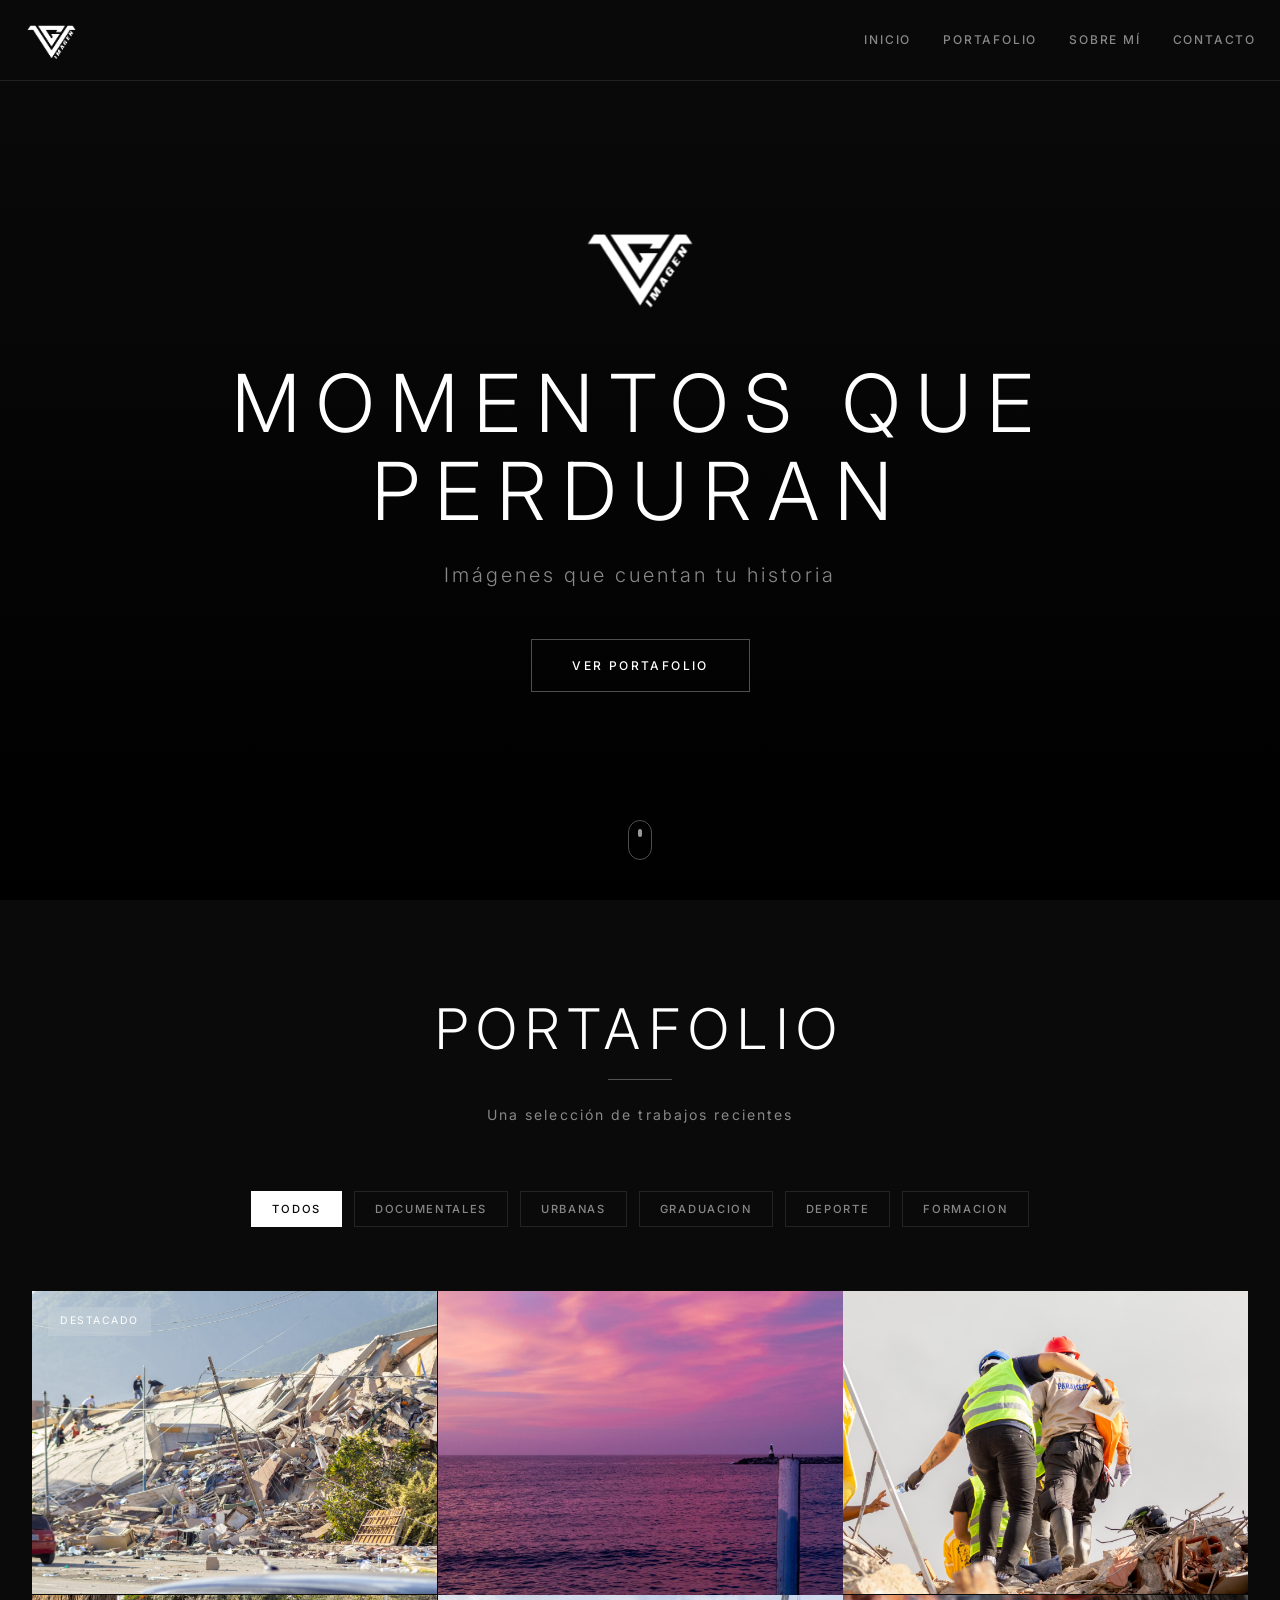
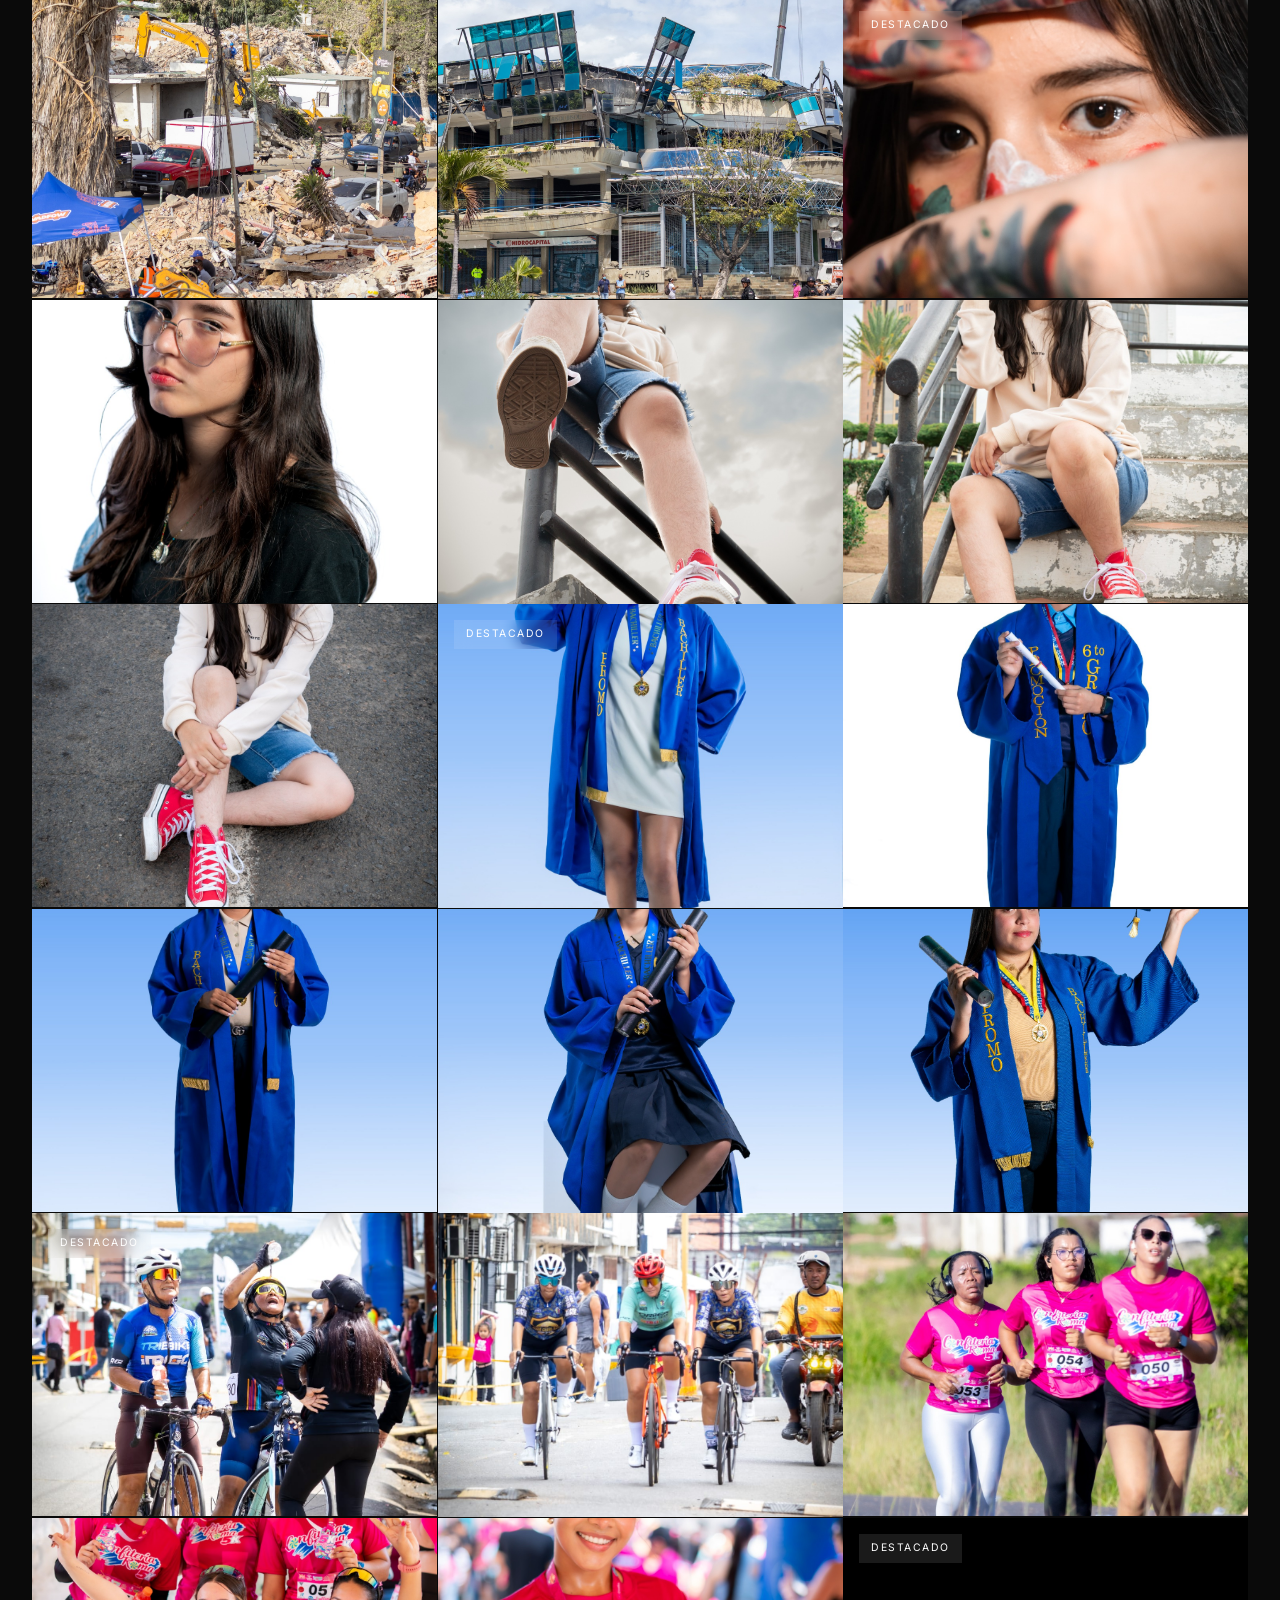
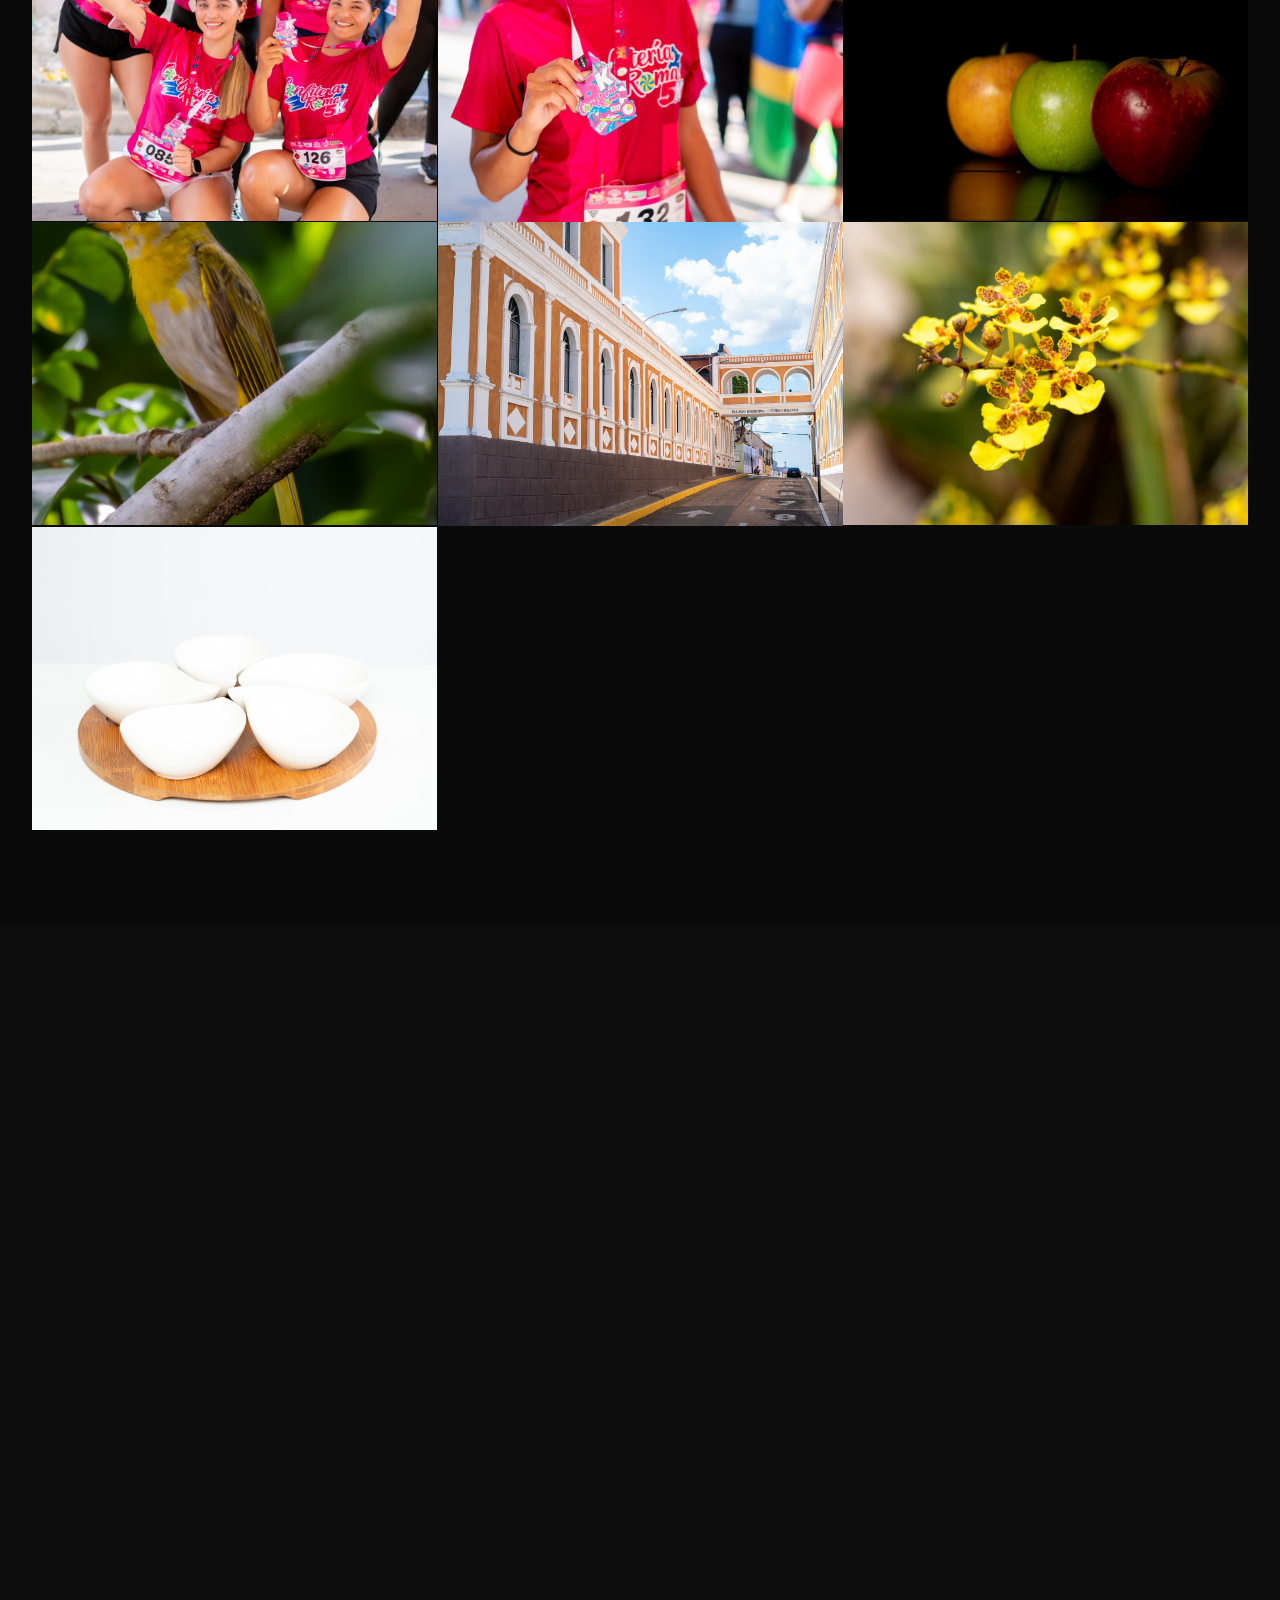
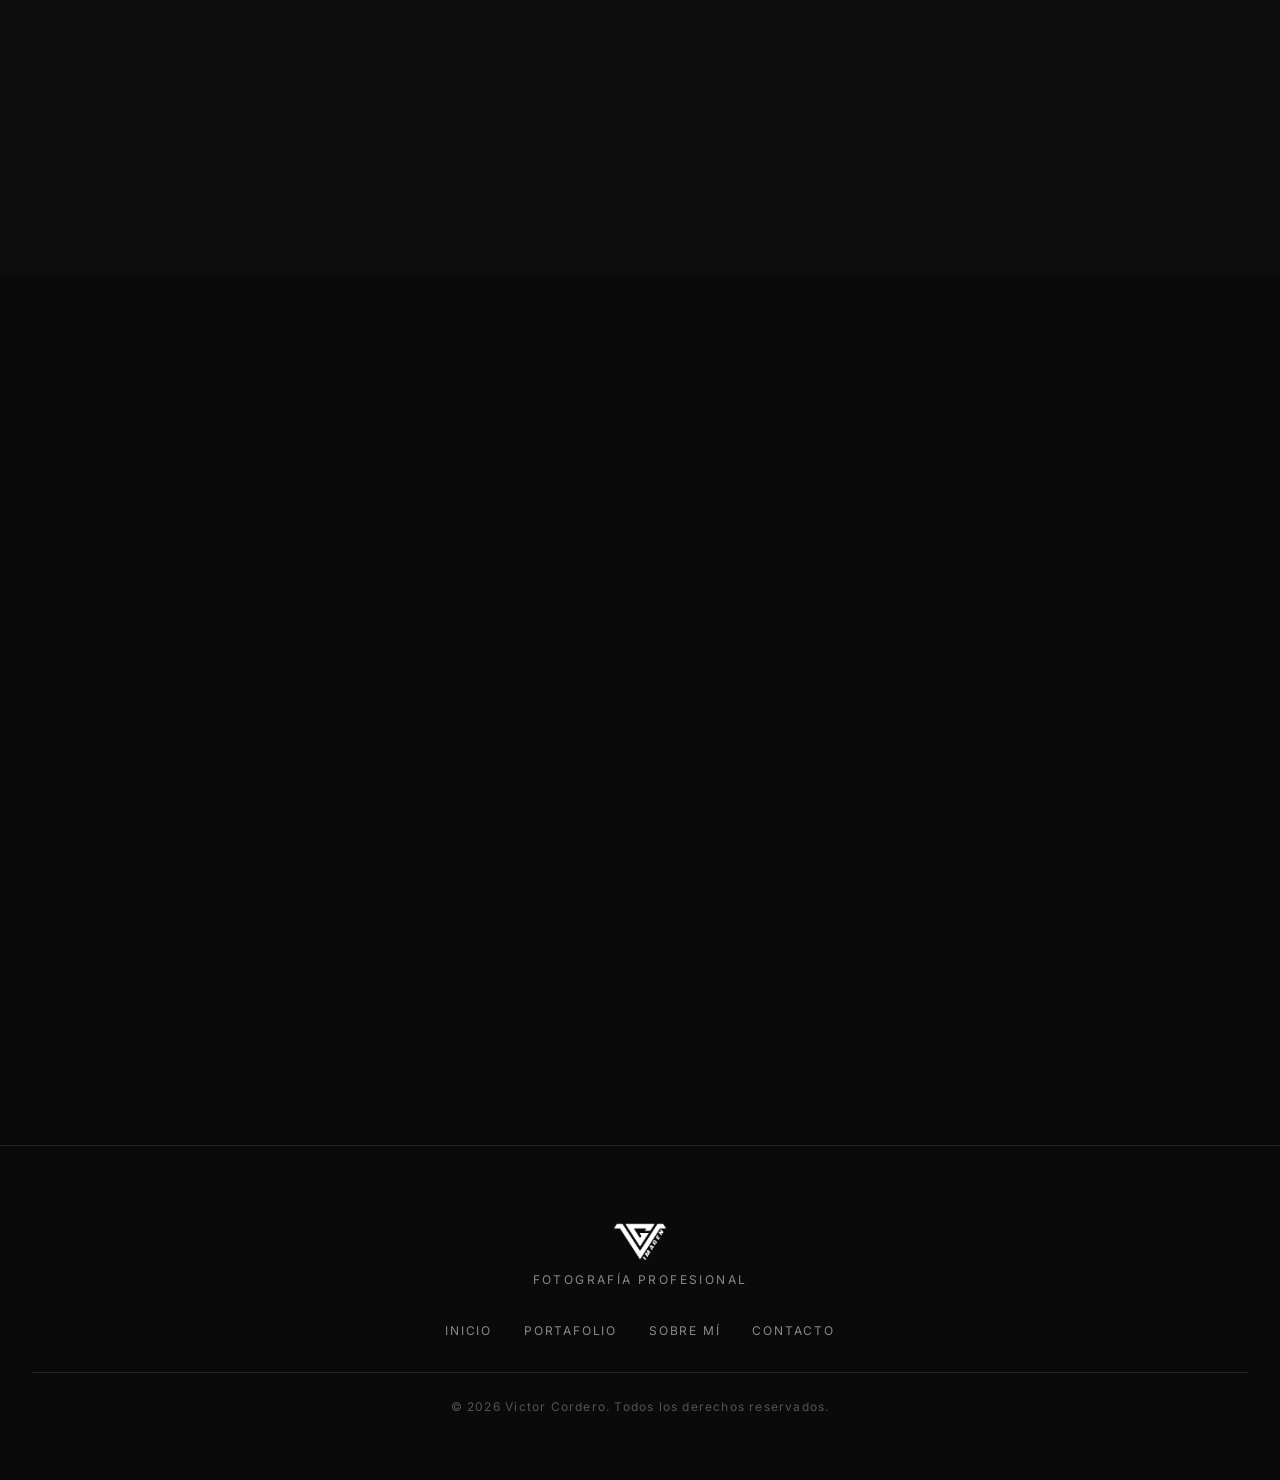
<file: index.html>
<!DOCTYPE html>
<html lang="es">
<head>
    <meta charset="UTF-8">
    <meta name="viewport" content="width=device-width, initial-scale=1.0">
    <title>Victor Cordero | Fotografía Profesional</title>
    <meta name="description" content="Portafolio de fotografía profesional. Capturando movimiento, disciplina y esencia visual.">
    <link rel="preconnect" href="https://fonts.googleapis.com">
    <link rel="preconnect" href="https://fonts.gstatic.com" crossorigin>
    <link href="https://fonts.googleapis.com/css2?family=Inter:wght@300;400;500;600;700&display=swap" rel="stylesheet">
    <link rel="stylesheet" href="css/styles.css">
    <style>
        /* ============================================
           AJUSTES PERSONALIZADOS
           ============================================ */

        /* NAVBAR - Logo a la izquierda */
        .nav-container {
            display: flex;
            align-items: center;
            justify-content: space-between;
            height: 80px;
            position: relative;
        }

        .nav-logo {
            order: 1;
            display: flex;
            align-items: center;
        }

        .nav-logo img {
            max-height: 55px;
            width: auto;
            display: block;
        }

        .nav-links {
            order: 2;
            display: flex;
            gap: 32px;
        }

        .nav-toggle {
            order: 3;
            display: none;
        }

        /* HERO - Logo centrado, sin que se corte */
        .hero-logo {
            display: flex;
            justify-content: center;
            align-items: center;
            margin-bottom: 32px;
        }

        .hero-logo img {
            max-width: 220px;
            max-height: 120px;
            height: auto;
            width: auto;
            display: block;
        }

        /* FOOTER - Logo centrado */
        .footer-logo {
            max-height: 60px;
            width: auto;
            display: block;
            margin: 0 auto;
        }

        /* SOBRE MÍ - Foto */
        .about-img-placeholder img {
            width: 100%;
            height: 100%;
            object-fit: cover;
            display: block;
        }

        /* OCULTAR CATEGORÍA EN EL LIGHTBOX */
        .lightbox-category {
            display: none !important;
        }

        /* ============================================
           RESPONSIVE
           ============================================ */

        /* Móviles */
        @media (max-width: 768px) {
            .nav-logo img {
                max-height: 40px;
            }
            .nav-links {
                display: none !important;
            }
            .nav-toggle {
                display: flex !important;
            }
            .hero-logo img {
                max-width: 150px;
                max-height: 80px;
            }
        }

        /* Desktop - ocultar toggle */
        @media (min-width: 769px) {
            .nav-toggle {
                display: none !important;
            }
        }
    </style>
</head>
<body>
    <!-- Navigation -->
    <nav class="navbar" id="navbar">
        <div class="nav-container">
            <a href="#inicio" class="nav-logo">
                <img src="data/logo.png" alt="Victor Cordero Fotografía">
            </a>
            <div class="nav-links" id="navLinks">
                <a href="#inicio" class="nav-link">Inicio</a>
                <a href="#portafolio" class="nav-link">Portafolio</a>
                <a href="#sobre-mi" class="nav-link">Sobre Mí</a>
                <a href="#contacto" class="nav-link">Contacto</a>
            </div>
            <button class="nav-toggle" id="navToggle" aria-label="Menú">
                <span></span>
                <span></span>
                <span></span>
            </button>
        </div>
    </nav>

    <!-- Mobile Menu -->
    <div class="mobile-menu" id="mobileMenu">
        <a href="#inicio" class="mobile-link">Inicio</a>
        <a href="#portafolio" class="mobile-link">Portafolio</a>
        <a href="#sobre-mi" class="mobile-link">Sobre Mí</a>
        <a href="#contacto" class="mobile-link">Contacto</a>
    </div>

    <!-- Hero Section -->
    <section class="hero" id="inicio">
        <div class="hero-bg"></div>
        <div class="hero-grid"></div>
        <div class="hero-content">
            <div class="hero-logo">
                <img src="data/logo.png" alt="Victor Cordero Fotografía">
            </div>
            <h1 class="hero-title">MOMENTOS QUE PERDURAN</h1>
            <p class="hero-subtitle">Imágenes que cuentan tu historia</p>
            <a href="#portafolio" class="hero-cta">Ver Portafolio</a>
        </div>
        <div class="scroll-indicator">
            <div class="scroll-mouse">
                <div class="scroll-dot"></div>
            </div>
        </div>
    </section>

    <!-- Portfolio Section -->
    <section class="portfolio" id="portafolio">
        <div class="section-container">
            <div class="section-header">
                <h2 class="section-title">PORTAFOLIO</h2>
                <div class="section-line"></div>
                <p class="section-desc">Una selección de trabajos recientes</p>
            </div>
            <div class="portfolio-filters" id="portfolioFilters"></div>
            <div class="portfolio-grid" id="portfolioGrid"></div>
            <div class="portfolio-empty" id="portfolioEmpty" style="display:none;">
                <svg width="48" height="48" viewBox="0 0 24 24" fill="none" stroke="currentColor" stroke-width="1" stroke-linecap="round" stroke-linejoin="round"><path d="M23 19a2 2 0 0 1-2 2H3a2 2 0 0 1-2-2V8a2 2 0 0 1 2-2h4l2-3h6l2 3h4a2 2 0 0 1 2 2z"/><circle cx="12" cy="13" r="4"/></svg>
                <p>No hay fotografías en esta categoría aún.</p>
            </div>
        </div>
    </section>

    <!-- About Section -->
    <section class="about" id="sobre-mi">
        <div class="section-container">
            <div class="about-grid">
                <div class="about-image">
                    <div class="about-img-placeholder">
                        <img src="data/fotografia.jpg" alt="Victor Cordero - Fotógrafo">
                    </div>
                    <div class="about-frame about-frame-br"></div>
                    <div class="about-frame about-frame-tl"></div>
                </div>
                <div class="about-content">
                    <h2 class="section-title">SOBRE MÍ</h2>
                    <div class="section-line"></div>
                    <p class="about-text">Soy un fotógrafo apasionado por congelar el movimiento, la disciplina y la esencia del arte visual. Estudiante de fotografía en AVECOFA y Licenciado en Educación, combino mi pedagogía y mi faceta como diseñador de imagen para construir encuadres precisos, potentes y con un propósito narrativo claro.</p>
                    <p class="about-text">Como runner de corazón, entiendo desde adentro la adrenalina, el esfuerzo y la resistencia del deporte, lo que me permite anticiparme al instante perfecto en la fotografía deportiva. A su vez, aplico el control riguroso de la luz y la composición en el estudio, creando imágenes donde el volumen, el detalle y la personalidad son los verdaderos protagonistas.</p>
                    <div class="about-stats">
                        <div class="stat-item">
                            <svg width="20" height="20" viewBox="0 0 24 24" fill="none" stroke="currentColor" stroke-width="1.5" stroke-linecap="round" stroke-linejoin="round"><path d="M23 19a2 2 0 0 1-2 2H3a2 2 0 0 1-2-2V8a2 2 0 0 1 2-2h4l2-3h6l2 3h4a2 2 0 0 1 2 2z"/><circle cx="12" cy="13" r="4"/></svg>
                            <div class="stat-value">+100</div>
                            <div class="stat-label">Sesiones</div>
                        </div>
                        <div class="stat-item">
                            <svg width="20" height="20" viewBox="0 0 24 24" fill="none" stroke="currentColor" stroke-width="1.5" stroke-linecap="round" stroke-linejoin="round"><circle cx="12" cy="8" r="7"/><polyline points="8.21 13.89 7 23 12 20 17 23 15.79 13.88"/></svg>
                            <div class="stat-value">5+</div>
                            <div class="stat-label">Años de Experiencia</div>
                        </div>
                        <div class="stat-item">
                            <svg width="20" height="20" viewBox="0 0 24 24" fill="none" stroke="currentColor" stroke-width="1.5" stroke-linecap="round" stroke-linejoin="round"><path d="M20.84 4.61a5.5 5.5 0 0 0-7.78 0L12 5.67l-1.06-1.06a5.5 5.5 0 0 0-7.78 7.78l1.06 1.06L12 21.23l7.78-7.78 1.06-1.06a5.5 5.5 0 0 0 0-7.78z"/></svg>
                            <div class="stat-value">+80</div>
                            <div class="stat-label">Clientes Felices</div>
                        </div>
                        <div class="stat-item">
                            <svg width="20" height="20" viewBox="0 0 24 24" fill="none" stroke="currentColor" stroke-width="1.5" stroke-linecap="round" stroke-linejoin="round"><circle cx="12" cy="12" r="10"/><line x1="2" y1="12" x2="22" y2="12"/><path d="M12 2a15.3 15.3 0 0 1 4 10 15.3 15.3 0 0 1-4 10 15.3 15.3 0 0 1-4-10 15.3 15.3 0 0 1 4-10z"/></svg>
                            <div class="stat-value">5+</div>
                            <div class="stat-label">Disciplinas Fotográficas</div>
                        </div>
                    </div>
                </div>
            </div>
        </div>
    </section>

    <!-- Contact Section -->
    <section class="contact" id="contacto">
        <div class="section-container">
            <div class="section-header">
                <h2 class="section-title">CONTACTO</h2>
                <div class="section-line"></div>
                <p class="section-desc">¿Tienes un proyecto en mente? Hablemos.</p>
            </div>
            <div class="contact-grid">
                <div class="contact-form-wrapper">
                    <form id="contactForm" class="contact-form" action="https://formspree.io/f/YOUR_FORM_ID" method="POST">
                        <div class="form-group">
                            <label class="form-label">Nombre</label>
                            <input type="text" name="name" class="form-input" placeholder="Tu nombre" required>
                        </div>
                        <div class="form-group">
                            <label class="form-label">Email</label>
                            <input type="email" name="email" class="form-input" placeholder="tu@email.com" required>
                        </div>
                        <div class="form-group">
                            <label class="form-label">Tipo de Proyecto</label>
                            <select name="project" class="form-input form-select">
                                <option value="">Selecciona...</option>
                                <option value="documentales">Documentales</option>
                                <option value="urbanas">Urbanas</option>
                                <option value="graduacion">Graduación</option>
                                <option value="deporte">Deporte</option>
                                <option value="formacion">Formación</option>
                            </select>
                        </div>
                        <div class="form-group">
                            <label class="form-label">Mensaje</label>
                            <textarea name="message" class="form-input form-textarea" rows="4" placeholder="Cuéntame sobre tu proyecto..." required></textarea>
                        </div>
                        <button type="submit" class="form-submit">
                            <span>Enviar Mensaje</span>
                            <svg width="16" height="16" viewBox="0 0 24 24" fill="none" stroke="currentColor" stroke-width="2" stroke-linecap="round" stroke-linejoin="round"><line x1="22" y1="2" x2="11" y2="13"/><polygon points="22 2 15 22 11 13 2 9 22 2"/></svg>
                        </button>
                    </form>
                </div>
                <div class="contact-info">
                    <a href="mailto:victorcordero111@gmail.com" class="contact-item">
                        <div class="contact-icon">
                            <svg width="20" height="20" viewBox="0 0 24 24" fill="none" stroke="currentColor" stroke-width="1.5" stroke-linecap="round" stroke-linejoin="round"><path d="M4 4h16c1.1 0 2 .9 2 2v12c0 1.1-.9 2-2 2H4c-1.1 0-2-.9-2-2V6c0-1.1.9-2 2-2z"/><polyline points="22,6 12,13 2,6"/></svg>
                        </div>
                        <div class="contact-details">
                            <div class="contact-label">Email</div>
                            <div class="contact-value">victorcordero111@gmail.com</div>
                        </div>
                    </a>
                    <a href="tel:+584249166540" class="contact-item">
                        <div class="contact-icon">
                            <svg width="20" height="20" viewBox="0 0 24 24" fill="none" stroke="currentColor" stroke-width="1.5" stroke-linecap="round" stroke-linejoin="round"><path d="M22 16.92v3a2 2 0 0 1-2.18 2 19.79 19.79 0 0 1-8.63-3.07 19.5 19.5 0 0 1-6-6 19.79 19.79 0 0 1-3.07-8.67A2 2 0 0 1 4.11 2h3a2 2 0 0 1 2 1.72 12.84 12.84 0 0 0 .7 2.81 2 2 0 0 1-.45 2.11L8.09 9.91a16 16 0 0 0 6 6l1.27-1.27a2 2 0 0 1 2.11-.45 12.84 12.84 0 0 0 2.81.7A2 2 0 0 1 22 16.92z"/></svg>
                        </div>
                        <div class="contact-details">
                            <div class="contact-label">Teléfono / WhatsApp</div>
                            <div class="contact-value">+58 424-9166540</div>
                        </div>
                    </a>
                    <div class="contact-item">
                        <div class="contact-icon">
                            <svg width="20" height="20" viewBox="0 0 24 24" fill="none" stroke="currentColor" stroke-width="1.5" stroke-linecap="round" stroke-linejoin="round"><path d="M21 10c0 7-9 13-9 13s-9-6-9-13a9 9 0 0 1 18 0z"/><circle cx="12" cy="10" r="3"/></svg>
                        </div>
                        <div class="contact-details">
                            <div class="contact-label">Ubicación</div>
                            <div class="contact-value">Venezuela</div>
                        </div>
                    </div>
                    <a href="https://instagram.com/victordcg" target="_blank" class="contact-item">
                        <div class="contact-icon">
                            <svg width="20" height="20" viewBox="0 0 24 24" fill="none" stroke="currentColor" stroke-width="1.5" stroke-linecap="round" stroke-linejoin="round"><rect x="2" y="2" width="20" height="20" rx="5" ry="5"/><path d="M16 11.37A4 4 0 1 1 12.63 8 4 4 0 0 1 16 11.37z"/><line x1="17.5" y1="6.5" x2="17.51" y2="6.5"/></svg>
                        </div>
                        <div class="contact-details">
                            <div class="contact-label">Instagram</div>
                            <div class="contact-value">@victordcg</div>
                        </div>
                    </a>
                    <div class="contact-availability">
                        <div class="availability-label">Disponibilidad</div>
                        <p class="availability-text">Actualmente aceptando proyectos para el próximo trimestre. Agenda tu sesión con anticipación para asegurar disponibilidad.</p>
                    </div>
                </div>
            </div>
        </div>
    </section>

    <!-- Footer -->
    <footer class="footer">
        <div class="section-container">
            <div class="footer-content">
                <img src="data/logo.png" alt="Victor Cordero Fotografía" class="footer-logo">
                <p class="footer-tagline">Fotografía Profesional</p>
                <div class="footer-links">
                    <a href="#inicio" class="footer-link">Inicio</a>
                    <a href="#portafolio" class="footer-link">Portafolio</a>
                    <a href="#sobre-mi" class="footer-link">Sobre Mí</a>
                    <a href="#contacto" class="footer-link">Contacto</a>
                </div>
                <div class="footer-divider"></div>
                <p class="footer-copy">&copy; <span id="year"></span> Victor Cordero. Todos los derechos reservados.</p>
            </div>
        </div>
    </footer>

    <!-- LIGHTBOX - Corregido (sin categoría) -->
    <div class="lightbox" id="lightbox">
        <button class="lightbox-close" id="lightboxClose" aria-label="Cerrar">
            <svg width="28" height="28" viewBox="0 0 24 24" fill="none" stroke="currentColor" stroke-width="2" stroke-linecap="round" stroke-linejoin="round"><line x1="18" y1="6" x2="6" y2="18"/><line x1="6" y1="6" x2="18" y2="18"/></svg>
        </button>
        <button class="lightbox-nav lightbox-prev" id="lightboxPrev" aria-label="Anterior">
            <svg width="40" height="40" viewBox="0 0 24 24" fill="none" stroke="currentColor" stroke-width="2" stroke-linecap="round" stroke-linejoin="round"><polyline points="15 18 9 12 15 6"/></svg>
        </button>
        <button class="lightbox-nav lightbox-next" id="lightboxNext" aria-label="Siguiente">
            <svg width="40" height="40" viewBox="0 0 24 24" fill="none" stroke="currentColor" stroke-width="2" stroke-linecap="round" stroke-linejoin="round"><polyline points="9 18 15 12 9 6"/></svg>
        </button>
        <div class="lightbox-content" id="lightboxContent">
            <div class="lightbox-image">
                <svg width="80" height="80" viewBox="0 0 24 24" fill="none" stroke="currentColor" stroke-width="1" stroke-linecap="round" stroke-linejoin="round"><path d="M23 19a2 2 0 0 1-2 2H3a2 2 0 0 1-2-2V8a2 2 0 0 1 2-2h4l2-3h6l2 3h4a2 2 0 0 1 2 2z"/><circle cx="12" cy="13" r="4"/></svg>
            </div>
            <h3 class="lightbox-title" id="lightboxTitle"></h3>
            <!-- ELIMINADA la línea de categoría -->
            <p class="lightbox-desc" id="lightboxDesc"></p>
            <p class="lightbox-counter" id="lightboxCounter"></p>
        </div>
    </div>

    <script src="js/app.js"></script>
</body>
</html>
</file>
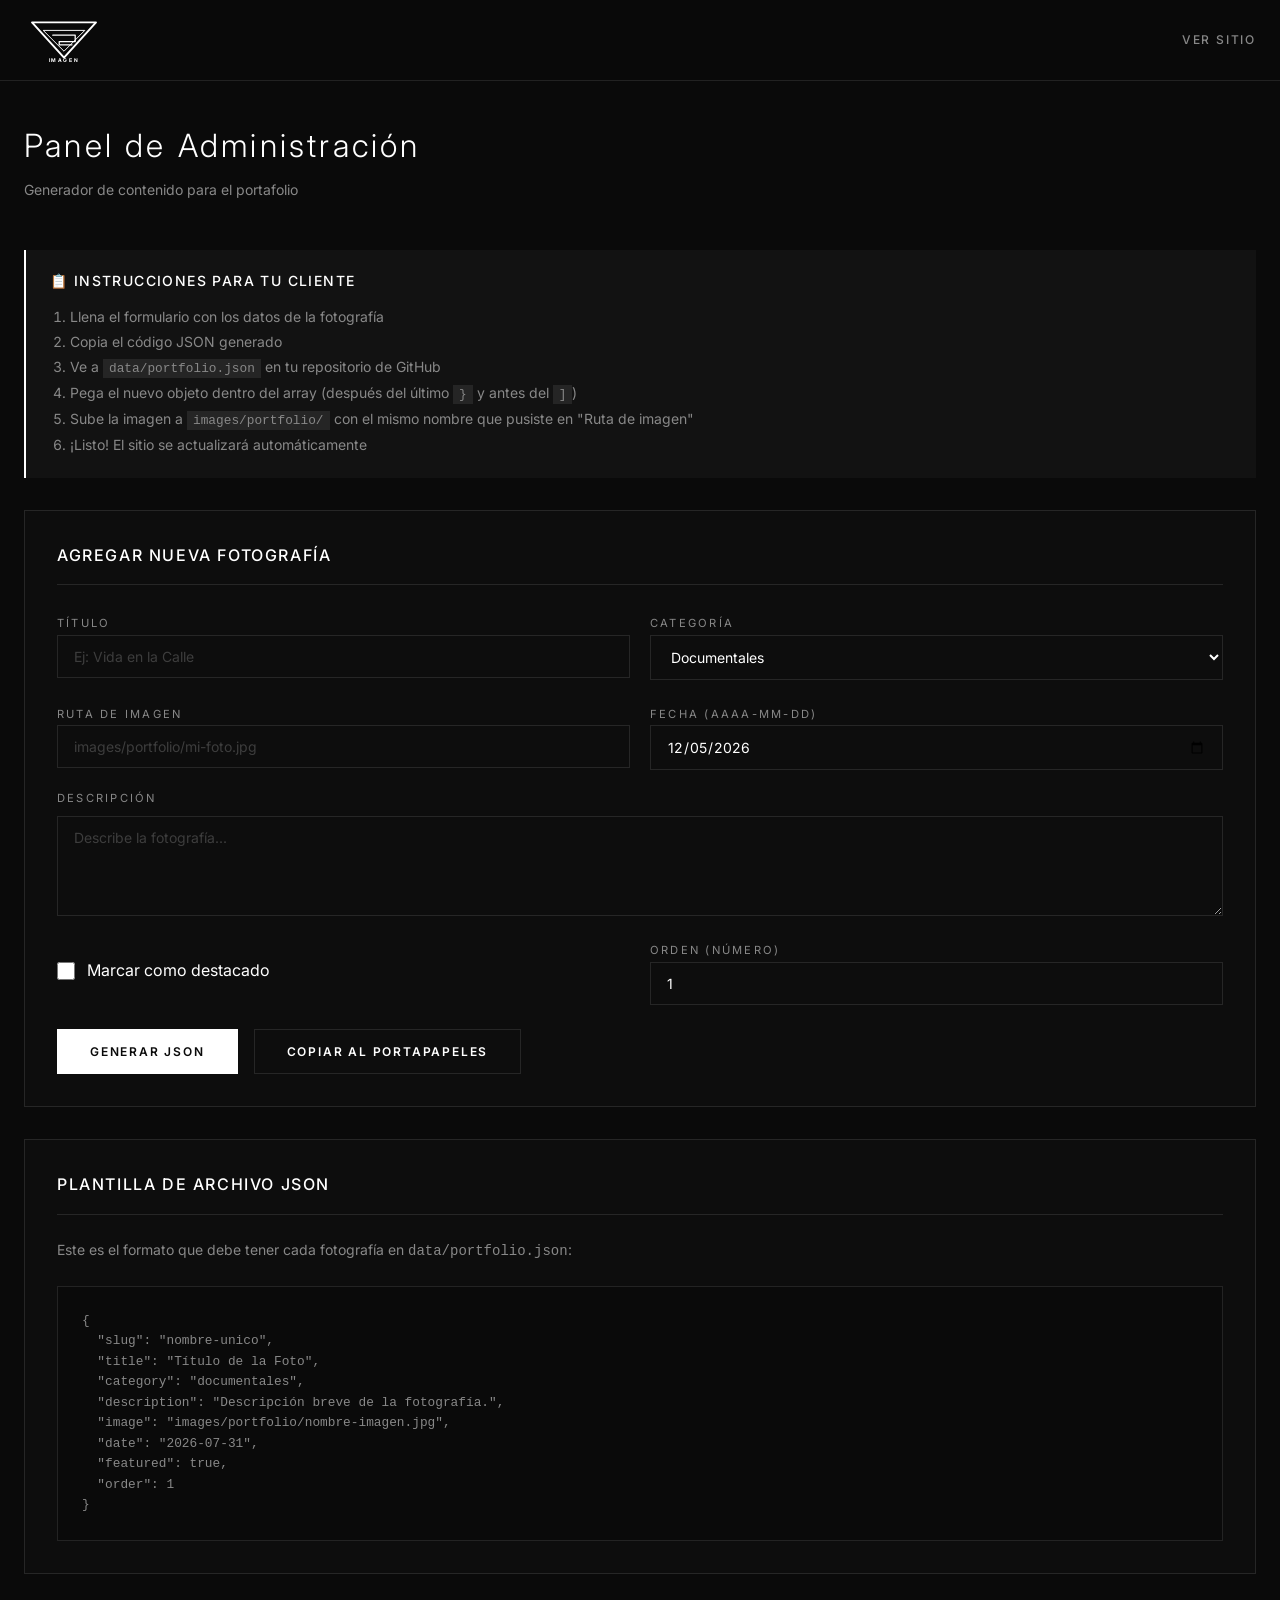
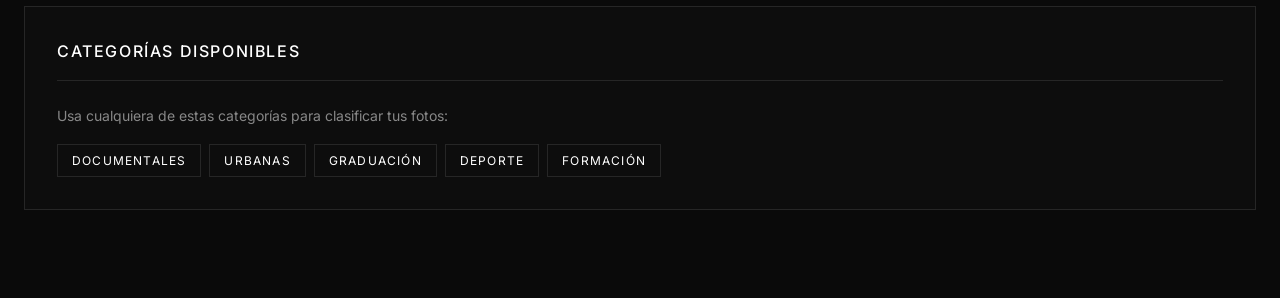
<file: admin/index.html>
<!DOCTYPE html>
<html lang="es">
<head>
    <meta charset="UTF-8">
    <meta name="viewport" content="width=device-width, initial-scale=1.0">
    <title>Admin - IMAGEN Fotografía</title>
    <link rel="preconnect" href="https://fonts.googleapis.com">
    <link rel="preconnect" href="https://fonts.gstatic.com" crossorigin>
    <link href="https://fonts.googleapis.com/css2?family=Inter:wght@300;400;500;600;700&display=swap" rel="stylesheet">
    <link rel="stylesheet" href="../css/styles.css">
    <style>
        body { background: #0a0a0a; color: #fff; font-family: 'Inter', sans-serif; }
    </style>
</head>
<body>
    <nav class="navbar" style="opacity:1; transform:none;">
        <div class="nav-container">
            <a href="../index.html" class="nav-logo">
                <svg width="80" height="48" viewBox="0 0 500 300" fill="none" xmlns="http://www.w3.org/2000/svg">
                    <path d="M50 40 L450 40 L250 260 Z" fill="none" stroke="white" stroke-width="12" stroke-linejoin="round"/>
                    <path d="M120 90 L380 90 L250 220 Z" fill="none" stroke="white" stroke-width="6" stroke-linejoin="round"/>
                    <path d="M180 120 L320 120 L320 160 L220 160 L220 180 L300 180" fill="none" stroke="white" stroke-width="8" stroke-linecap="round" stroke-linejoin="round"/>
                    <text x="250" y="285" text-anchor="middle" fill="white" font-family="Inter, system-ui, sans-serif" font-size="32" font-weight="700" letter-spacing="0.3em">IMAGEN</text>
                </svg>
            </a>
            <div class="nav-links" style="display:flex;">
                <a href="../index.html" class="nav-link">Ver Sitio</a>
            </div>
        </div>
    </nav>

    <div class="admin-page section-container">
        <h1 class="admin-title">Panel de Administración</h1>
        <p class="admin-subtitle">Generador de contenido para el portafolio</p>

        <div class="admin-instructions">
            <h3>📋 Instrucciones para tu cliente</h3>
            <ol>
                <li>Llena el formulario con los datos de la fotografía</li>
                <li>Copia el código JSON generado</li>
                <li>Ve a <code>data/portfolio.json</code> en tu repositorio de GitHub</li>
                <li>Pega el nuevo objeto dentro del array (después del último <code>}</code> y antes del <code>]</code>)</li>
                <li>Sube la imagen a <code>images/portfolio/</code> con el mismo nombre que pusiste en "Ruta de imagen"</li>
                <li>¡Listo! El sitio se actualizará automáticamente</li>
            </ol>
        </div>

        <div class="admin-card">
            <h2 class="admin-card-title">Agregar Nueva Fotografía</h2>
            <form id="adminForm">
                <div class="admin-form-row">
                    <div>
                        <label class="form-label">Título</label>
                        <input type="text" id="adTitle" class="admin-input" placeholder="Ej: Vida en la Calle" required>
                    </div>
                    <div>
                        <label class="form-label">Categoría</label>
                        <select id="adCategory" class="admin-input" required>
                            <option value="documentales">Documentales</option>
                            <option value="urbanas">Urbanas</option>
                            <option value="graduacion">Graduación</option>
                            <option value="deporte">Deporte</option>
                            <option value="formacion">Formación</option>
                        </select>
                    </div>
                </div>
                <div class="admin-form-row">
                    <div>
                        <label class="form-label">Ruta de imagen</label>
                        <input type="text" id="adImage" class="admin-input" placeholder="images/portfolio/mi-foto.jpg" required>
                    </div>
                    <div>
                        <label class="form-label">Fecha (AAAA-MM-DD)</label>
                        <input type="date" id="adDate" class="admin-input" required>
                    </div>
                </div>
                <div class="form-group" style="margin-bottom:20px;">
                    <label class="form-label">Descripción</label>
                    <textarea id="adDesc" class="admin-input admin-textarea" placeholder="Describe la fotografía..."></textarea>
                </div>
                <div class="admin-form-row" style="grid-template-columns: 1fr 1fr; align-items: center;">
                    <label class="admin-checkbox">
                        <input type="checkbox" id="adFeatured">
                        <span>Marcar como destacado</span>
                    </label>
                    <div>
                        <label class="form-label">Orden (número)</label>
                        <input type="number" id="adOrder" class="admin-input" placeholder="1, 2, 3..." value="1" min="1">
                    </div>
                </div>
                <div style="margin-top:24px; display:flex; gap:16px;">
                    <button type="submit" class="admin-btn">Generar JSON</button>
                    <button type="button" id="copyBtn" class="admin-btn admin-btn-secondary">Copiar al Portapapeles</button>
                </div>
            </form>
        </div>

        <div class="admin-card" id="resultCard" style="display:none;">
            <h2 class="admin-card-title">JSON Generado</h2>
            <div class="admin-preview" id="jsonPreview"></div>
        </div>

        <div class="admin-card">
            <h2 class="admin-card-title">Plantilla de Archivo JSON</h2>
            <p style="color:var(--muted); font-size:0.875rem; margin-bottom:16px;">
                Este es el formato que debe tener cada fotografía en <code>data/portfolio.json</code>:
            </p>
            <div class="admin-preview">{
  "slug": "nombre-unico",
  "title": "Título de la Foto",
  "category": "documentales",
  "description": "Descripción breve de la fotografía.",
  "image": "images/portfolio/nombre-imagen.jpg",
  "date": "2026-07-31",
  "featured": true,
  "order": 1
}</div>
        </div>

        <div class="admin-card">
            <h2 class="admin-card-title">Categorías Disponibles</h2>
            <p style="color:var(--muted); font-size:0.875rem; margin-bottom:16px;">
                Usa cualquiera de estas categorías para clasificar tus fotos:
            </p>
            <div style="display:flex; flex-wrap:wrap; gap:8px;">
                <span style="padding:6px 14px; border:1px solid var(--border); font-size:0.75rem; letter-spacing:0.1em; text-transform:uppercase;">Documentales</span>
                <span style="padding:6px 14px; border:1px solid var(--border); font-size:0.75rem; letter-spacing:0.1em; text-transform:uppercase;">Urbanas</span>
                <span style="padding:6px 14px; border:1px solid var(--border); font-size:0.75rem; letter-spacing:0.1em; text-transform:uppercase;">Graduación</span>
                <span style="padding:6px 14px; border:1px solid var(--border); font-size:0.75rem; letter-spacing:0.1em; text-transform:uppercase;">Deporte</span>
                <span style="padding:6px 14px; border:1px solid var(--border); font-size:0.75rem; letter-spacing:0.1em; text-transform:uppercase;">Formación</span>
            </div>
        </div>
    </div>

    <script>
        const form = document.getElementById('adminForm');
        const resultCard = document.getElementById('resultCard');
        const jsonPreview = document.getElementById('jsonPreview');
        const copyBtn = document.getElementById('copyBtn');
        let generatedJSON = '';

        function slugify(text) {
            return text.toLowerCase()
                .replace(/[^\w\s-]/g, '')
                .replace(/\s+/g, '-')
                .replace(/-+/g, '-')
                .trim();
        }

        form.addEventListener('submit', (e) => {
            e.preventDefault();

            const data = {
                slug: slugify(document.getElementById('adTitle').value),
                title: document.getElementById('adTitle').value,
                category: document.getElementById('adCategory').value.toLowerCase().trim(),
                description: document.getElementById('adDesc').value,
                image: document.getElementById('adImage').value,
                date: document.getElementById('adDate').value,
                featured: document.getElementById('adFeatured').checked,
                order: parseInt(document.getElementById('adOrder').value) || 1
            };

            generatedJSON = JSON.stringify(data, null, 2);
            jsonPreview.textContent = generatedJSON;
            resultCard.style.display = 'block';
            resultCard.scrollIntoView({ behavior: 'smooth' });
        });

        copyBtn.addEventListener('click', () => {
            if (!generatedJSON) {
                alert('Primero genera el JSON llenando el formulario');
                return;
            }
            navigator.clipboard.writeText(generatedJSON).then(() => {
                copyBtn.innerHTML = '<span>¡Copiado!</span>';
                setTimeout(() => {
                    copyBtn.innerHTML = '<span>Copiar al Portapapeles</span>';
                }, 2000);
            });
        });

        // Set today's date as default
        document.getElementById('adDate').valueAsDate = new Date();
    </script>
</body>
</html>
</file>
<file: css/styles.css>
/* ============================================
   IMAGEN - Fotografía Profesional
   Estilos completos - HTML/CSS/JS puro
   ============================================ */

/* Reset & Base */
*, *::before, *::after {
    margin: 0;
    padding: 0;
    box-sizing: border-box;
}

:root {
    --bg: #0a0a0a;
    --bg-alt: #0d0d0d;
    --text: #ffffff;
    --muted: #888888;
    --muted-light: #aaaaaa;
    --border: rgba(255, 255, 255, 0.1);
    --border-hover: rgba(255, 255, 255, 0.3);
    --accent: #ffffff;
    --font: 'Inter', system-ui, -apple-system, sans-serif;
    --transition: all 0.4s cubic-bezier(0.25, 0.46, 0.45, 0.94);
    --transition-fast: all 0.3s ease;
}

html {
    scroll-behavior: smooth;
    font-size: 16px;
}

body {
    font-family: var(--font);
    background-color: var(--bg);
    color: var(--text);
    line-height: 1.6;
    -webkit-font-smoothing: antialiased;
    -moz-osx-font-smoothing: grayscale;
    overflow-x: hidden;
}

::selection {
    background: rgba(255, 255, 255, 0.2);
    color: var(--text);
}

/* Scrollbar */
::-webkit-scrollbar {
    width: 6px;
}

::-webkit-scrollbar-track {
    background: var(--bg);
}

::-webkit-scrollbar-thumb {
    background: #333;
    border-radius: 3px;
}

::-webkit-scrollbar-thumb:hover {
    background: #555;
}

/* ============================================
   UTILITIES
   ============================================ */
.section-container {
    max-width: 1280px;
    margin: 0 auto;
    padding: 0 24px;
}

@media (min-width: 1024px) {
    .section-container {
        padding: 0 32px;
    }
}

.section-header {
    text-align: center;
    margin-bottom: 64px;
}

.section-title {
    font-size: clamp(2rem, 5vw, 3.5rem);
    font-weight: 300;
    letter-spacing: 0.15em;
    margin-bottom: 16px;
    line-height: 1.2;
}

.section-line {
    width: 64px;
    height: 1px;
    background: var(--border-hover);
    margin: 0 auto 24px;
}

.section-desc {
    color: var(--muted);
    font-size: 0.875rem;
    letter-spacing: 0.15em;
    max-width: 500px;
    margin: 0 auto;
}

/* ============================================
   NAVIGATION
   ============================================ */
.navbar {
    position: fixed;
    top: 0;
    left: 0;
    right: 0;
    z-index: 1000;
    background: rgba(10, 10, 10, 0.85);
    backdrop-filter: blur(12px);
    -webkit-backdrop-filter: blur(12px);
    border-bottom: 1px solid var(--border);
    transition: var(--transition-fast);
    opacity: 0;
    transform: translateY(-20px);
    animation: navSlideIn 0.6s ease forwards;
}

@keyframes navSlideIn {
    to {
        opacity: 1;
        transform: translateY(0);
    }
}

.nav-container {
    max-width: 1280px;
    margin: 0 auto;
    padding: 0 24px;
    display: flex;
    align-items: center;
    justify-content: space-between;
    height: 80px;
}

.nav-logo {
    display: flex;
    align-items: center;
    text-decoration: none;
    transition: var(--transition-fast);
}

.nav-logo:hover {
    opacity: 0.8;
}

.nav-links {
    display: none;
    align-items: center;
    gap: 40px;
}

.nav-link {
    color: var(--muted);
    text-decoration: none;
    font-size: 0.75rem;
    font-weight: 500;
    letter-spacing: 0.15em;
    text-transform: uppercase;
    transition: var(--transition-fast);
    position: relative;
}

.nav-link::after {
    content: '';
    position: absolute;
    bottom: -4px;
    left: 0;
    width: 0;
    height: 1px;
    background: var(--text);
    transition: width 0.3s ease;
}

.nav-link:hover {
    color: var(--text);
}

.nav-link:hover::after {
    width: 100%;
}

/* Mobile Toggle */
.nav-toggle {
    display: flex;
    flex-direction: column;
    gap: 6px;
    background: none;
    border: none;
    cursor: pointer;
    padding: 8px;
    z-index: 1001;
}

.nav-toggle span {
    display: block;
    width: 24px;
    height: 1.5px;
    background: var(--text);
    transition: var(--transition-fast);
    transform-origin: center;
}

.nav-toggle.active span:nth-child(1) {
    transform: rotate(45deg) translate(5px, 5px);
}

.nav-toggle.active span:nth-child(2) {
    opacity: 0;
}

.nav-toggle.active span:nth-child(3) {
    transform: rotate(-45deg) translate(5px, -5px);
}

/* Mobile Menu */
.mobile-menu {
    position: fixed;
    inset: 0;
    z-index: 999;
    background: var(--bg);
    display: flex;
    flex-direction: column;
    align-items: center;
    justify-content: center;
    gap: 32px;
    opacity: 0;
    pointer-events: none;
    transition: opacity 0.4s ease;
}

.mobile-menu.active {
    opacity: 1;
    pointer-events: all;
}

.mobile-link {
    color: var(--text);
    text-decoration: none;
    font-size: 1.75rem;
    font-weight: 300;
    letter-spacing: 0.15em;
    opacity: 0;
    transform: translateY(20px);
    transition: var(--transition-fast);
}

.mobile-menu.active .mobile-link {
    opacity: 1;
    transform: translateY(0);
}

.mobile-menu.active .mobile-link:nth-child(1) { transition-delay: 0.1s; }
.mobile-menu.active .mobile-link:nth-child(2) { transition-delay: 0.2s; }
.mobile-menu.active .mobile-link:nth-child(3) { transition-delay: 0.3s; }
.mobile-menu.active .mobile-link:nth-child(4) { transition-delay: 0.4s; }

.mobile-link:hover {
    color: var(--muted);
}

@media (min-width: 768px) {
    .nav-links {
        display: flex;
    }
    .nav-toggle {
        display: none;
    }
    .mobile-menu {
        display: none;
    }
}

/* ============================================
   HERO
   ============================================ */
.hero {
    position: relative;
    min-height: 100vh;
    display: flex;
    align-items: center;
    justify-content: center;
    overflow: hidden;
}

.hero-bg {
    position: absolute;
    inset: 0;
    background: linear-gradient(to bottom, var(--bg), #000);
}

.hero-grid {
    position: absolute;
    inset: 0;
    opacity: 0.03;
    background-image: 
        linear-gradient(rgba(255,255,255,0.1) 1px, transparent 1px),
        linear-gradient(90deg, rgba(255,255,255,0.1) 1px, transparent 1px);
    background-size: 60px 60px;
}

.hero-content {
    position: relative;
    z-index: 2;
    text-align: center;
    padding: 0 24px;
    opacity: 0;
    animation: fadeInUp 1s ease 0.3s forwards;
}

@keyframes fadeInUp {
    from {
        opacity: 0;
        transform: translateY(30px);
    }
    to {
        opacity: 1;
        transform: translateY(0);
    }
}

.hero-logo {
    margin-bottom: 32px;
    opacity: 0;
    animation: scaleIn 1s ease 0.1s forwards;
}

@keyframes scaleIn {
    from {
        opacity: 0;
        transform: scale(0.8);
    }
    to {
        opacity: 1;
        transform: scale(1);
    }
}

.hero-title {
    font-size: clamp(2.5rem, 7vw, 5rem);
    font-weight: 300;
    letter-spacing: 0.2em;
    margin-bottom: 24px;
    line-height: 1.1;
}

.hero-subtitle {
    color: var(--muted);
    font-size: clamp(1rem, 2.5vw, 1.25rem);
    font-weight: 300;
    letter-spacing: 0.15em;
    max-width: 600px;
    margin: 0 auto 48px;
}

.hero-cta {
    display: inline-block;
    padding: 16px 40px;
    border: 1px solid var(--border-hover);
    color: var(--text);
    text-decoration: none;
    font-size: 0.75rem;
    font-weight: 500;
    letter-spacing: 0.2em;
    text-transform: uppercase;
    transition: var(--transition);
    opacity: 0;
    animation: fadeInUp 0.8s ease 0.6s forwards;
}

.hero-cta:hover {
    background: var(--text);
    color: var(--bg);
    border-color: var(--text);
}

/* Scroll Indicator */
.scroll-indicator {
    position: absolute;
    bottom: 40px;
    left: 50%;
    transform: translateX(-50%);
    opacity: 0;
    animation: fadeIn 1s ease 1.2s forwards;
}

@keyframes fadeIn {
    to { opacity: 1; }
}

.scroll-mouse {
    width: 24px;
    height: 40px;
    border: 1px solid var(--border-hover);
    border-radius: 12px;
    display: flex;
    justify-content: center;
    padding-top: 8px;
}

.scroll-dot {
    width: 4px;
    height: 8px;
    background: rgba(255,255,255,0.6);
    border-radius: 2px;
    animation: scrollBounce 2s ease-in-out infinite;
}

@keyframes scrollBounce {
    0%, 100% { transform: translateY(0); opacity: 1; }
    50% { transform: translateY(8px); opacity: 0.3; }
}

/* ============================================
   PORTFOLIO
   ============================================ */
.portfolio {
    padding: 96px 0;
}

.portfolio-filters {
    display: flex;
    flex-wrap: wrap;
    justify-content: center;
    gap: 12px;
    margin-bottom: 64px;
}

.filter-btn {
    padding: 10px 20px;
    border: 1px solid var(--border);
    background: transparent;
    color: var(--muted);
    font-family: var(--font);
    font-size: 0.7rem;
    font-weight: 500;
    letter-spacing: 0.15em;
    text-transform: uppercase;
    cursor: pointer;
    transition: var(--transition-fast);
}

.filter-btn:hover {
    border-color: var(--border-hover);
    color: var(--text);
}

.filter-btn.active {
    background: var(--text);
    color: var(--bg);
    border-color: var(--text);
}

/* Portfolio Grid */
.portfolio-grid {
    display: grid;
    grid-template-columns: 1fr;
    gap: 1px;
}

@media (min-width: 640px) {
    .portfolio-grid {
        grid-template-columns: repeat(2, 1fr);
    }
}

@media (min-width: 1024px) {
    .portfolio-grid {
        grid-template-columns: repeat(3, 1fr);
    }
}

.portfolio-item {
    position: relative;
    aspect-ratio: 4 / 3;
    overflow: hidden;
    cursor: pointer;
    background: #111;
}

.portfolio-item-inner {
    position: absolute;
    inset: 0;
    display: flex;
    align-items: center;
    justify-content: center;
    transition: var(--transition);
}

.portfolio-item img {
    width: 100%;
    height: 100%;
    object-fit: cover;
    transition: transform 0.6s cubic-bezier(0.25, 0.46, 0.45, 0.94), filter 0.4s ease;
}

.portfolio-item:hover img {
    transform: scale(1.05);
}

.portfolio-item .placeholder-icon {
    color: rgba(255,255,255,0.08);
    transition: var(--transition);
}

.portfolio-item:hover .placeholder-icon {
    color: rgba(255,255,255,0.15);
}

.portfolio-overlay {
    position: absolute;
    inset: 0;
    background: rgba(0, 0, 0, 0);
    display: flex;
    align-items: center;
    justify-content: center;
    transition: background 0.5s ease;
}

.portfolio-item:hover .portfolio-overlay {
    background: rgba(0, 0, 0, 0.6);
}

.portfolio-info {
    text-align: center;
    opacity: 0;
    transform: translateY(16px);
    transition: all 0.5s ease;
    padding: 20px;
}

.portfolio-item:hover .portfolio-info {
    opacity: 1;
    transform: translateY(0);
}

.portfolio-info h3 {
    font-size: 1.125rem;
    font-weight: 300;
    letter-spacing: 0.1em;
    margin-bottom: 8px;
}

.portfolio-info p {
    color: rgba(255,255,255,0.6);
    font-size: 0.7rem;
    letter-spacing: 0.2em;
    text-transform: uppercase;
}

.portfolio-badge {
    position: absolute;
    top: 16px;
    left: 16px;
    padding: 6px 12px;
    background: rgba(255,255,255,0.1);
    backdrop-filter: blur(8px);
    font-size: 0.65rem;
    letter-spacing: 0.15em;
    text-transform: uppercase;
    z-index: 2;
}

.portfolio-empty {
    text-align: center;
    padding: 80px 20px;
    color: var(--muted);
}

.portfolio-empty svg {
    margin: 0 auto 16px;
    opacity: 0.3;
}

/* Reveal Animation */
.reveal {
    opacity: 0;
    transform: translateY(30px);
    transition: opacity 0.6s ease, transform 0.6s ease;
}

.reveal.visible {
    opacity: 1;
    transform: translateY(0);
}

/* Stagger children */
.portfolio-item {
    opacity: 0;
    transform: scale(0.95);
    animation: itemAppear 0.5s ease forwards;
}

@keyframes itemAppear {
    to {
        opacity: 1;
        transform: scale(1);
    }
}

/* ============================================
   ABOUT
   ============================================ */
.about {
    padding: 96px 0;
    background: var(--bg-alt);
}

.about-grid {
    display: grid;
    grid-template-columns: 1fr;
    gap: 64px;
    align-items: center;
}

@media (min-width: 1024px) {
    .about-grid {
        grid-template-columns: 1fr 1fr;
        gap: 80px;
    }
}

.about-image {
    position: relative;
}

.about-img-placeholder {
    aspect-ratio: 3 / 4;
    background: #111;
    display: flex;
    align-items: center;
    justify-content: center;
    color: rgba(255,255,255,0.08);
}

.about-frame {
    position: absolute;
    width: 120px;
    height: 120px;
    border: 1px solid var(--border);
    pointer-events: none;
}

.about-frame-br {
    bottom: -24px;
    right: -24px;
}

.about-frame-tl {
    top: -24px;
    left: -24px;
}

.about-content .section-title {
    text-align: left;
}

.about-content .section-line {
    margin: 0 0 32px 0;
}

.about-text {
    color: rgba(255,255,255,0.7);
    font-size: 0.9375rem;
    line-height: 1.8;
    margin-bottom: 20px;
}

.about-stats {
    display: grid;
    grid-template-columns: repeat(2, 1fr);
    gap: 24px;
    margin-top: 40px;
}

@media (min-width: 640px) {
    .about-stats {
        grid-template-columns: repeat(4, 1fr);
    }
}

.stat-item {
    text-align: center;
}

.stat-item svg {
    color: rgba(255,255,255,0.4);
    margin: 0 auto 8px;
}

.stat-value {
    font-size: 1.5rem;
    font-weight: 300;
    letter-spacing: 0.1em;
    margin-bottom: 4px;
}

.stat-label {
    font-size: 0.65rem;
    color: var(--muted);
    letter-spacing: 0.15em;
    text-transform: uppercase;
}

/* ============================================
   CONTACT
   ============================================ */
.contact {
    padding: 96px 0;
}

.contact-grid {
    display: grid;
    grid-template-columns: 1fr;
    gap: 64px;
}

@media (min-width: 1024px) {
    .contact-grid {
        grid-template-columns: 1fr 1fr;
        gap: 80px;
    }
}

/* Form */
.contact-form {
    display: flex;
    flex-direction: column;
    gap: 24px;
}

.form-group {
    display: flex;
    flex-direction: column;
}

.form-label {
    font-size: 0.7rem;
    letter-spacing: 0.2em;
    text-transform: uppercase;
    color: var(--muted);
    margin-bottom: 8px;
}

.form-input {
    background: transparent;
    border: none;
    border-bottom: 1px solid var(--border);
    padding: 12px 0;
    color: var(--text);
    font-family: var(--font);
    font-size: 0.9375rem;
    transition: border-color 0.3s ease;
    outline: none;
}

.form-input::placeholder {
    color: rgba(255,255,255,0.2);
}

.form-input:focus {
    border-bottom-color: var(--text);
}

.form-select {
    cursor: pointer;
    appearance: none;
    background-image: url("data:image/svg+xml,%3Csvg xmlns='http://www.w3.org/2000/svg' width='12' height='12' viewBox='0 0 24 24' fill='none' stroke='%23888' stroke-width='2'%3E%3Cpolyline points='6 9 12 15 18 9'%3E%3C/polyline%3E%3C/svg%3E");
    background-repeat: no-repeat;
    background-position: right 0 center;
}

.form-select option {
    background: var(--bg);
    color: var(--text);
}

.form-textarea {
    resize: none;
    min-height: 100px;
}

.form-submit {
    display: inline-flex;
    align-items: center;
    gap: 12px;
    padding: 16px 32px;
    border: 1px solid var(--border-hover);
    background: transparent;
    color: var(--text);
    font-family: var(--font);
    font-size: 0.75rem;
    font-weight: 500;
    letter-spacing: 0.2em;
    text-transform: uppercase;
    cursor: pointer;
    transition: var(--transition);
    align-self: flex-start;
}

.form-submit:hover {
    background: var(--text);
    color: var(--bg);
    border-color: var(--text);
}

.form-submit:hover svg {
    transform: translateX(4px);
}

.form-submit svg {
    transition: transform 0.3s ease;
}

/* Contact Info */
.contact-info {
    display: flex;
    flex-direction: column;
    gap: 24px;
}

.contact-item {
    display: flex;
    align-items: flex-start;
    gap: 20px;
    text-decoration: none;
    color: inherit;
    transition: var(--transition-fast);
}

.contact-item:hover .contact-value {
    color: var(--text);
}

.contact-item:hover .contact-icon {
    border-color: var(--border-hover);
}

.contact-icon {
    padding: 12px;
    border: 1px solid var(--border);
    color: rgba(255,255,255,0.6);
    transition: var(--transition-fast);
    flex-shrink: 0;
}

.contact-details {
    padding-top: 4px;
}

.contact-label {
    font-size: 0.65rem;
    letter-spacing: 0.2em;
    text-transform: uppercase;
    color: var(--muted);
    margin-bottom: 4px;
}

.contact-value {
    color: rgba(255,255,255,0.8);
    font-size: 0.9375rem;
    transition: var(--transition-fast);
}

.contact-availability {
    margin-top: 24px;
    padding: 24px;
    border: 1px solid var(--border);
}

.availability-label {
    font-size: 0.65rem;
    letter-spacing: 0.2em;
    text-transform: uppercase;
    color: var(--muted);
    margin-bottom: 12px;
}

.availability-text {
    color: rgba(255,255,255,0.7);
    font-size: 0.875rem;
    line-height: 1.7;
}

/* ============================================
   FOOTER
   ============================================ */
.footer {
    padding: 64px 0;
    border-top: 1px solid var(--border);
}

.footer-content {
    display: flex;
    flex-direction: column;
    align-items: center;
    text-align: center;
}

.footer-logo {
    margin-bottom: 16px;
}

.footer-tagline {
    color: var(--muted);
    font-size: 0.75rem;
    letter-spacing: 0.2em;
    text-transform: uppercase;
    margin-bottom: 32px;
}

.footer-links {
    display: flex;
    gap: 32px;
    margin-bottom: 32px;
    flex-wrap: wrap;
    justify-content: center;
}

.footer-link {
    color: var(--muted);
    text-decoration: none;
    font-size: 0.75rem;
    letter-spacing: 0.15em;
    text-transform: uppercase;
    transition: var(--transition-fast);
}

.footer-link:hover {
    color: var(--text);
}

.footer-divider {
    width: 100%;
    height: 1px;
    background: var(--border);
    margin-bottom: 24px;
}

.footer-copy {
    color: rgba(255,255,255,0.3);
    font-size: 0.75rem;
    letter-spacing: 0.1em;
}

/* ============================================
   LIGHTBOX
   ============================================ */
.lightbox {
    position: fixed;
    inset: 0;
    z-index: 2000;
    background: rgba(0, 0, 0, 0.95);
    display: flex;
    align-items: center;
    justify-content: center;
    opacity: 0;
    pointer-events: none;
    transition: opacity 0.3s ease;
}

.lightbox.active {
    opacity: 1;
    pointer-events: all;
}

.lightbox-close {
    position: absolute;
    top: 24px;
    right: 24px;
    background: none;
    border: none;
    color: rgba(255,255,255,0.6);
    cursor: pointer;
    padding: 8px;
    transition: var(--transition-fast);
    z-index: 10;
}

.lightbox-close:hover {
    color: var(--text);
}

.lightbox-nav {
    position: absolute;
    top: 50%;
    transform: translateY(-50%);
    background: none;
    border: none;
    color: rgba(255,255,255,0.6);
    cursor: pointer;
    padding: 16px;
    transition: var(--transition-fast);
    z-index: 10;
}

.lightbox-nav:hover {
    color: var(--text);
}

.lightbox-prev { left: 16px; }
.lightbox-next { right: 16px; }

@media (min-width: 768px) {
    .lightbox-prev { left: 32px; }
    .lightbox-next { right: 32px; }
}

.lightbox-content {
    max-width: 900px;
    width: 100%;
    padding: 24px;
    text-align: center;
    transform: scale(0.95);
    transition: transform 0.3s ease;
}

.lightbox.active .lightbox-content {
    transform: scale(1);
}

.lightbox-image {
    aspect-ratio: 16 / 10;
    background: #111;
    display: flex;
    align-items: center;
    justify-content: center;
    margin-bottom: 24px;
    color: rgba(255,255,255,0.1);
}

.lightbox-image img {
    width: 100%;
    height: 100%;
    object-fit: contain;
}

.lightbox-title {
    font-size: 1.5rem;
    font-weight: 300;
    letter-spacing: 0.1em;
    margin-bottom: 8px;
}

.lightbox-category {
    color: var(--muted);
    font-size: 0.75rem;
    letter-spacing: 0.2em;
    text-transform: uppercase;
    margin-bottom: 12px;
}

.lightbox-desc {
    color: rgba(255,255,255,0.6);
    font-size: 0.875rem;
    line-height: 1.7;
    max-width: 600px;
    margin: 0 auto 16px;
}

.lightbox-counter {
    color: rgba(255,255,255,0.3);
    font-size: 0.75rem;
    letter-spacing: 0.1em;
}

/* ============================================
   ADMIN PANEL (Simple)
   ============================================ */
.admin-page {
    min-height: 100vh;
    padding: 120px 24px 60px;
}

.admin-title {
    font-size: 2rem;
    font-weight: 300;
    letter-spacing: 0.1em;
    margin-bottom: 8px;
}

.admin-subtitle {
    color: var(--muted);
    font-size: 0.875rem;
    margin-bottom: 48px;
}

.admin-card {
    background: var(--bg-alt);
    border: 1px solid var(--border);
    padding: 32px;
    margin-bottom: 32px;
}

.admin-card-title {
    font-size: 1rem;
    font-weight: 500;
    letter-spacing: 0.1em;
    text-transform: uppercase;
    margin-bottom: 24px;
    padding-bottom: 16px;
    border-bottom: 1px solid var(--border);
}

.admin-form-row {
    display: grid;
    grid-template-columns: 1fr;
    gap: 20px;
    margin-bottom: 20px;
}

@media (min-width: 768px) {
    .admin-form-row {
        grid-template-columns: 1fr 1fr;
    }
}

.admin-input {
    background: transparent;
    border: 1px solid var(--border);
    padding: 12px 16px;
    color: var(--text);
    font-family: var(--font);
    font-size: 0.875rem;
    width: 100%;
    transition: border-color 0.3s ease;
    outline: none;
}

.admin-input:focus {
    border-color: var(--border-hover);
}

.admin-input::placeholder {
    color: rgba(255,255,255,0.2);
}

.admin-textarea {
    min-height: 100px;
    resize: vertical;
}

.admin-checkbox {
    display: flex;
    align-items: center;
    gap: 12px;
    cursor: pointer;
}

.admin-checkbox input {
    width: 18px;
    height: 18px;
    accent-color: var(--text);
}

.admin-btn {
    padding: 14px 32px;
    border: 1px solid var(--text);
    background: var(--text);
    color: var(--bg);
    font-family: var(--font);
    font-size: 0.75rem;
    font-weight: 600;
    letter-spacing: 0.15em;
    text-transform: uppercase;
    cursor: pointer;
    transition: var(--transition-fast);
}

.admin-btn:hover {
    background: transparent;
    color: var(--text);
}

.admin-btn-secondary {
    background: transparent;
    color: var(--text);
    border-color: var(--border);
}

.admin-btn-secondary:hover {
    border-color: var(--text);
}

.admin-preview {
    background: var(--bg);
    border: 1px solid var(--border);
    padding: 24px;
    margin-top: 24px;
    font-family: monospace;
    font-size: 0.8rem;
    white-space: pre-wrap;
    word-break: break-all;
    color: var(--muted);
    max-height: 400px;
    overflow-y: auto;
}

.admin-instructions {
    background: rgba(255,255,255,0.03);
    border-left: 2px solid var(--text);
    padding: 20px 24px;
    margin-bottom: 32px;
}

.admin-instructions h3 {
    font-size: 0.875rem;
    font-weight: 500;
    margin-bottom: 12px;
    letter-spacing: 0.1em;
    text-transform: uppercase;
}

.admin-instructions ol {
    padding-left: 20px;
    color: var(--muted);
    font-size: 0.875rem;
    line-height: 1.8;
}

.admin-instructions code {
    background: rgba(255,255,255,0.08);
    padding: 2px 6px;
    font-family: monospace;
    font-size: 0.8rem;
}

/* ============================================
   RESPONSIVE
   ============================================ */
@media (max-width: 639px) {
    .section-title {
        font-size: 2rem;
    }

    .about-frame {
        display: none;
    }

    .lightbox-nav {
        display: none;
    }
}

/* ============================================
   LOADING
   ============================================ */
.page-loader {
    position: fixed;
    inset: 0;
    z-index: 9999;
    background: var(--bg);
    display: flex;
    align-items: center;
    justify-content: center;
    transition: opacity 0.5s ease, visibility 0.5s ease;
}

.page-loader.hidden {
    opacity: 0;
    visibility: hidden;
}

.loader-spinner {
    width: 40px;
    height: 40px;
    border: 2px solid #333;
    border-top-color: var(--text);
    border-radius: 50%;
    animation: spin 0.8s linear infinite;
}

@keyframes spin {
    to { transform: rotate(360deg); }
}
</file>
